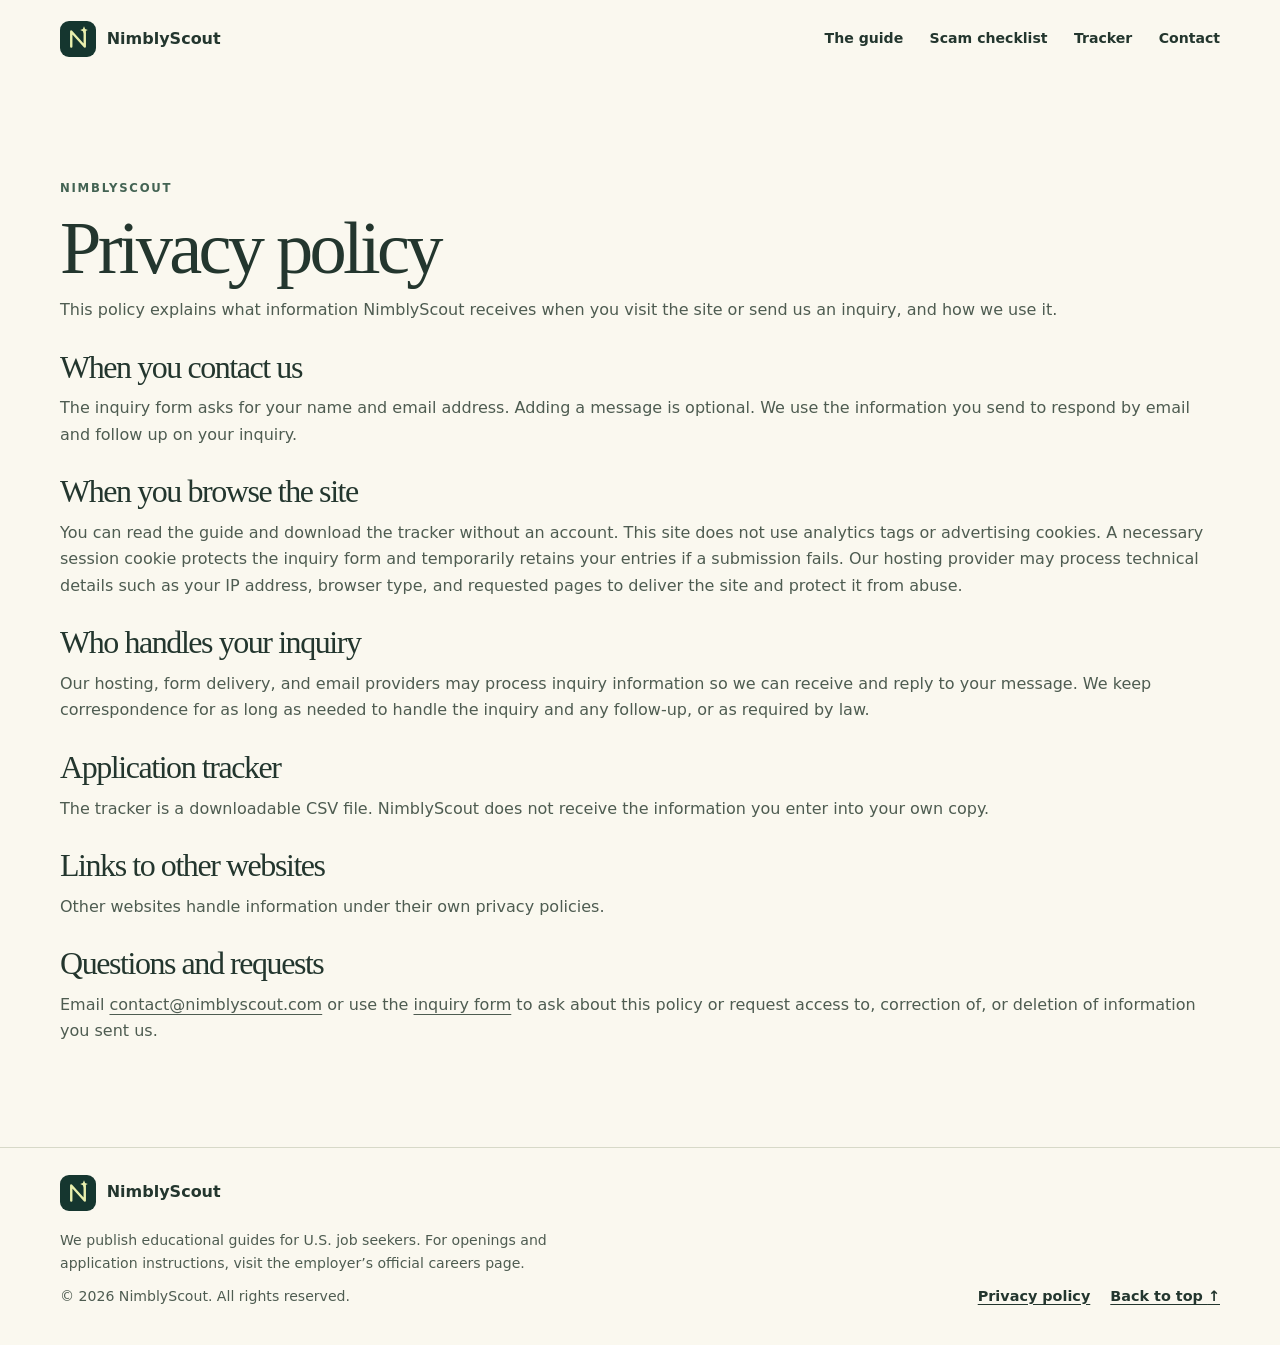
<file: privacy-policy/index.html>
<!doctype html>
<html lang="en-US">
<head>
  <meta charset="utf-8">
  <meta name="viewport" content="width=device-width, initial-scale=1">
  <meta name="description" content="How NimblyScout handles information when you visit the site or send an inquiry.">
  <meta name="theme-color" content="#15362f">
  <title>Privacy Policy | NimblyScout</title>
  <link rel="icon" href="../icon.svg" type="image/svg+xml">
  <link rel="stylesheet" href="../us-s-style.css">
</head>
<body>
  <a class="skip-link" href="#main">Skip to content</a>
  <header class="site-header">
    <div class="wrap header-inner">
      <a class="brand" href="../index.php#main">
        <img src="../icon.svg" width="36" height="36" alt="">
        NimblyScout
      </a>
      <nav aria-label="Main navigation">
        <a href="../index.php#guide">The guide</a>
        <a href="../index.php#scam-checklist">Scam checklist</a>
        <a href="../index.php#tracker">Tracker</a>
        <a href="../index.php#contact">Contact</a>
      </nav>
    </div>
  </header>
  <main class="wrap section" id="main">
    <article class="document">
      <p class="eyebrow">NimblyScout</p>
      <h1>Privacy policy</h1>
      <p>This policy explains what information NimblyScout receives when you visit the site or send us an inquiry, and how we use it.</p>
      <h2>When you contact us</h2>
      <p>The inquiry form asks for your name and email address. Adding a message is optional. We use the information you send to respond by email and follow up on your inquiry.</p>
      <h2>When you browse the site</h2>
      <p>You can read the guide and download the tracker without an account. This site does not use analytics tags or advertising cookies. A necessary session cookie protects the inquiry form and temporarily retains your entries if a submission fails. Our hosting provider may process technical details such as your IP address, browser type, and requested pages to deliver the site and protect it from abuse.</p>
      <h2>Who handles your inquiry</h2>
      <p>Our hosting, form delivery, and email providers may process inquiry information so we can receive and reply to your message. We keep correspondence for as long as needed to handle the inquiry and any follow-up, or as required by law.</p>
      <h2>Application tracker</h2>
      <p>The tracker is a downloadable CSV file. NimblyScout does not receive the information you enter into your own copy.</p>
      <h2>Links to other websites</h2>
      <p>Other websites handle information under their own privacy policies.</p>
      <h2>Questions and requests</h2>
      <p>Email <a href="mailto:contact@nimblyscout.com">contact@nimblyscout.com</a> or use the <a href="../index.php#contact">inquiry form</a> to ask about this policy or request access to, correction of, or deletion of information you sent us.</p>
    </article>
  </main>
  <footer class="site-footer" id="about">
    <div class="wrap footer-inner">
      <div>
        <a class="brand" href="../index.php#main">
          <img src="../icon.svg" width="36" height="36" alt="">
          NimblyScout
        </a>
        <p>We publish educational guides for U.S. job seekers. For openings and application instructions, visit the employer’s official careers page.</p>
      </div>
      <div class="footer-bottom">
        <p>© 2026 NimblyScout. All rights reserved.</p>
        <div class="footer-links">
          <a class="plain-link" href="./" aria-current="page">Privacy policy</a>
          <a class="plain-link" href="#main">Back to top <span aria-hidden="true">↑</span></a>
        </div>
      </div>
    </div>
  </footer>
</body>
</html>
</file>
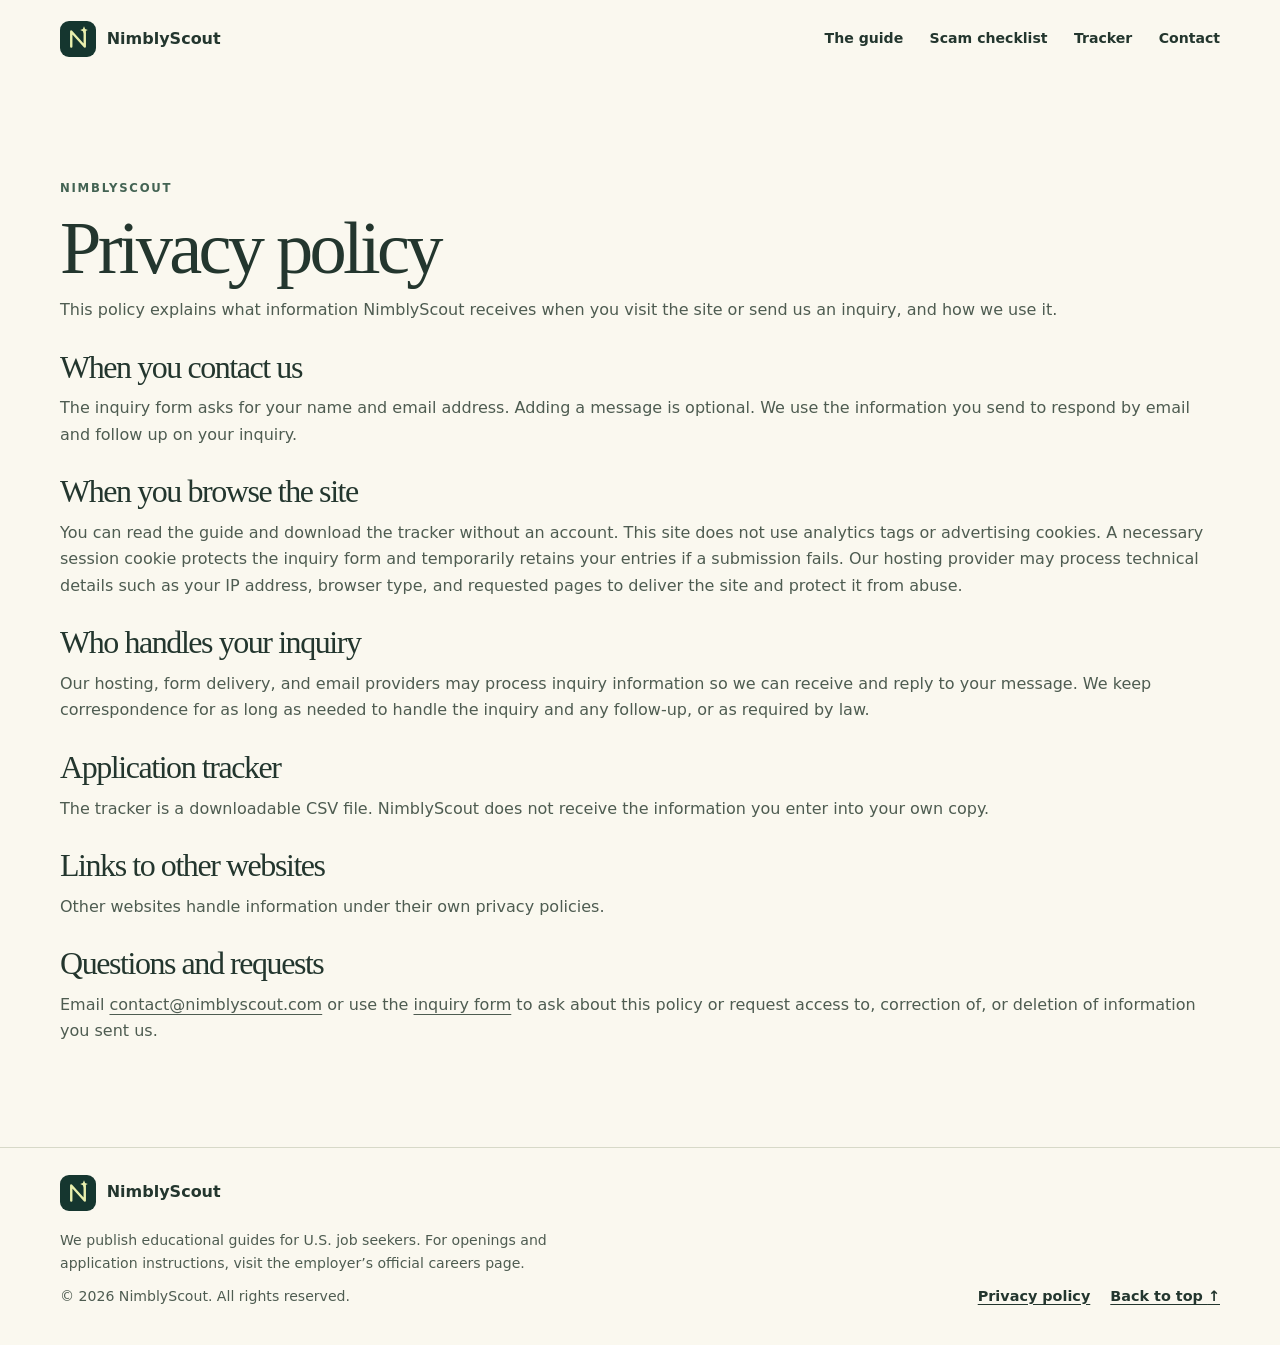
<file: privacy/index.html>
<!doctype html>
<html lang="en-US">
<head>
  <meta charset="utf-8">
  <meta name="viewport" content="width=device-width, initial-scale=1">
  <meta name="description" content="How NimblyScout handles information when you visit the site or send an inquiry.">
  <meta name="theme-color" content="#15362f">
  <title>Privacy Policy | NimblyScout</title>
  <link rel="icon" href="../icon.svg" type="image/svg+xml">
  <link rel="stylesheet" href="../us-s-style.css">
</head>
<body>
  <a class="skip-link" href="#main">Skip to content</a>
  <header class="site-header">
    <div class="wrap header-inner">
      <a class="brand" href="../index.php#main">
        <img src="../icon.svg" width="36" height="36" alt="">
        NimblyScout
      </a>
      <nav aria-label="Main navigation">
        <a href="../index.php#guide">The guide</a>
        <a href="../index.php#scam-checklist">Scam checklist</a>
        <a href="../index.php#tracker">Tracker</a>
        <a href="../index.php#contact">Contact</a>
      </nav>
    </div>
  </header>
  <main class="wrap section" id="main">
    <article class="document">
      <p class="eyebrow">NimblyScout</p>
      <h1>Privacy policy</h1>
      <p>This policy explains what information NimblyScout receives when you visit the site or send us an inquiry, and how we use it.</p>
      <h2>When you contact us</h2>
      <p>The inquiry form asks for your name and email address. Adding a message is optional. We use the information you send to respond by email and follow up on your inquiry.</p>
      <h2>When you browse the site</h2>
      <p>You can read the guide and download the tracker without an account. This site does not use analytics tags or advertising cookies. A necessary session cookie protects the inquiry form and temporarily retains your entries if a submission fails. Our hosting provider may process technical details such as your IP address, browser type, and requested pages to deliver the site and protect it from abuse.</p>
      <h2>Who handles your inquiry</h2>
      <p>Our hosting, form delivery, and email providers may process inquiry information so we can receive and reply to your message. We keep correspondence for as long as needed to handle the inquiry and any follow-up, or as required by law.</p>
      <h2>Application tracker</h2>
      <p>The tracker is a downloadable CSV file. NimblyScout does not receive the information you enter into your own copy.</p>
      <h2>Links to other websites</h2>
      <p>Other websites handle information under their own privacy policies.</p>
      <h2>Questions and requests</h2>
      <p>Email <a href="mailto:contact@nimblyscout.com">contact@nimblyscout.com</a> or use the <a href="../index.php#contact">inquiry form</a> to ask about this policy or request access to, correction of, or deletion of information you sent us.</p>
    </article>
  </main>
  <footer class="site-footer" id="about">
    <div class="wrap footer-inner">
      <div>
        <a class="brand" href="../index.php#main">
          <img src="../icon.svg" width="36" height="36" alt="">
          NimblyScout
        </a>
        <p>We publish educational guides for U.S. job seekers. For openings and application instructions, visit the employer’s official careers page.</p>
      </div>
      <div class="footer-bottom">
        <p>© 2026 NimblyScout. All rights reserved.</p>
        <div class="footer-links">
          <a class="plain-link" href="index.html" aria-current="page">Privacy policy</a>
          <a class="plain-link" href="#main">Back to top <span aria-hidden="true">↑</span></a>
        </div>
      </div>
    </div>
  </footer>
</body>
</html>
</file>
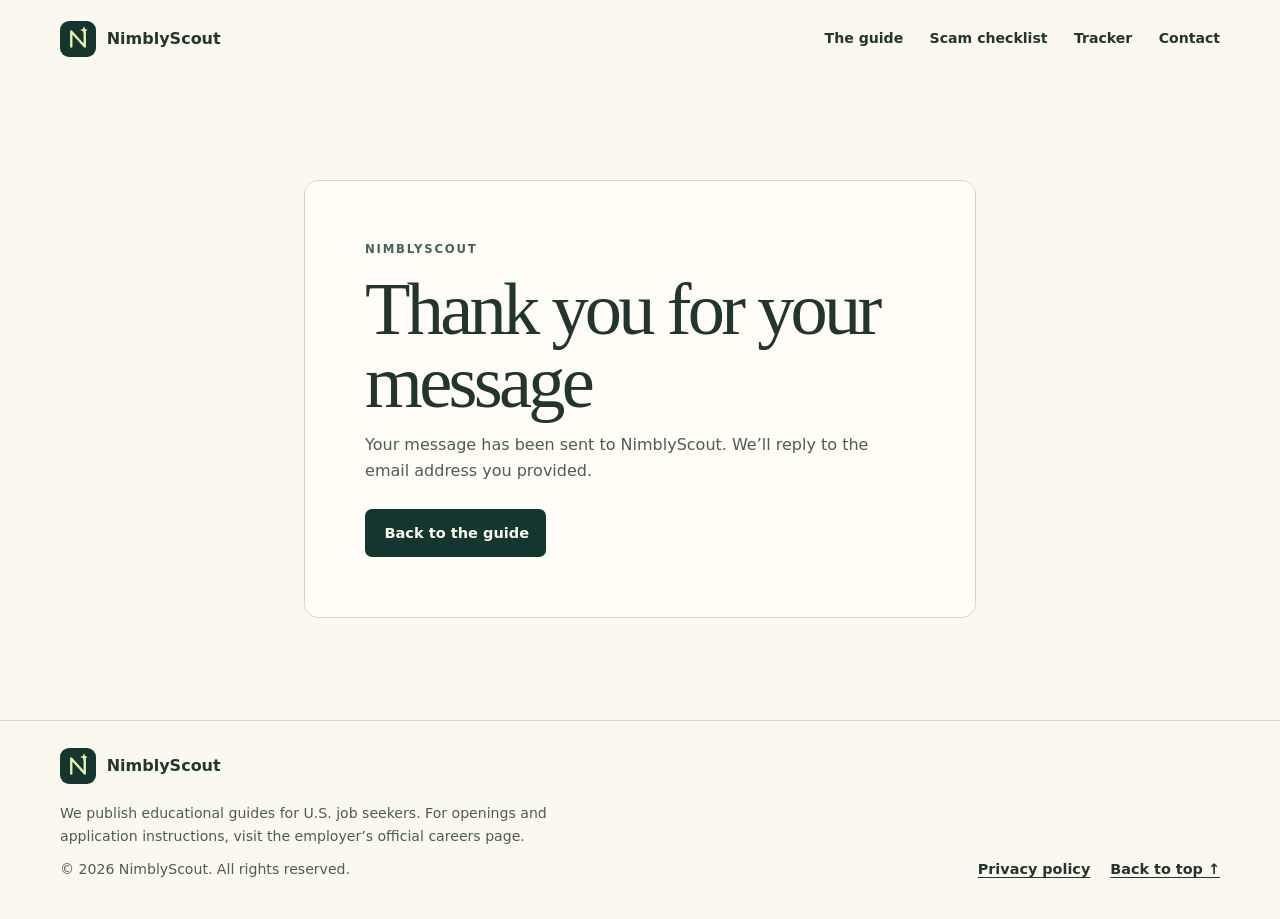
<file: thank-you/index.html>
<!doctype html>
<html lang="en-US">
<head>
  <meta charset="utf-8">
  <meta name="viewport" content="width=device-width, initial-scale=1">
  <meta name="robots" content="noindex">
  <meta name="theme-color" content="#15362f">
  <title>Thank You | NimblyScout</title>
  <link rel="icon" href="../icon.svg" type="image/svg+xml">
  <link rel="stylesheet" href="../us-s-style.css">
</head>
<body>
  <a class="skip-link" href="#main">Skip to content</a>
  <header class="site-header">
    <div class="wrap header-inner">
      <a class="brand" href="../index.php#main">
        <img src="../icon.svg" width="36" height="36" alt="">
        NimblyScout
      </a>
      <nav aria-label="Main navigation">
        <a href="../index.php#guide">The guide</a>
        <a href="../index.php#scam-checklist">Scam checklist</a>
        <a href="../index.php#tracker">Tracker</a>
        <a href="../index.php#contact">Contact</a>
      </nav>
    </div>
  </header>
  <main class="wrap section" id="main">
    <div class="document confirmation">
      <p class="eyebrow">NimblyScout</p>
      <h1>Thank you for your message</h1>
      <p>Your message has been sent to NimblyScout. We’ll reply to the email address you provided.</p>
      <a class="button button-dark" href="../index.php">Back to the guide</a>
    </div>
  </main>
  <footer class="site-footer" id="about">
    <div class="wrap footer-inner">
      <div>
        <a class="brand" href="../index.php#main">
          <img src="../icon.svg" width="36" height="36" alt="">
          NimblyScout
        </a>
        <p>We publish educational guides for U.S. job seekers. For openings and application instructions, visit the employer’s official careers page.</p>
      </div>
      <div class="footer-bottom">
        <p>© 2026 NimblyScout. All rights reserved.</p>
        <div class="footer-links">
          <a class="plain-link" href="../privacy-policy/">Privacy policy</a>
          <a class="plain-link" href="#main">Back to top <span aria-hidden="true">↑</span></a>
        </div>
      </div>
    </div>
  </footer>
</body>
</html>
</file>
<file: us-s-style.css>
:root {
  color-scheme: light;
  --paper: #faf8ef;
  --ink: #23362e;
  --muted: #4e5c51;
  --forest: #15362f;
  --lime: #e9efad;
  --line: #d7d9c8;
  --serif: Georgia, "Times New Roman", serif;
}

* { box-sizing: border-box; }
body {
  margin: 0;
  background: var(--paper);
  color: var(--ink);
  font: 1rem/1.65 system-ui, sans-serif;
}
img { display: block; }
a { color: inherit; text-underline-offset: .24em; }
a:focus-visible { outline: 3px solid currentColor; outline-offset: 5px; }
h1, h2, h3, p, figure { margin: 0; }
h1, h2, h3 { font-family: var(--serif); font-weight: 400; text-wrap: balance; }
h1 { font-size: clamp(2.85rem, 5.8vw, 5.35rem); line-height: .99; letter-spacing: -.05em; max-width: 11ch; }
h2 { font-size: clamp(2.35rem, 4.5vw, 4.25rem); line-height: 1.02; letter-spacing: -.045em; }
h3 { font-size: clamp(1.58rem, 2.3vw, 2.05rem); line-height: 1.12; letter-spacing: -.03em; }
.wrap { width: min(1160px, calc(100% - 96px)); margin-inline: auto; }
.section { padding-block: clamp(3.75rem, 8vw, 7rem); }
.eyebrow {
  font-size: .73rem;
  font-weight: 750;
  letter-spacing: .15em;
  line-height: 1.5;
  text-transform: uppercase;
}
.skip-link {
  position: absolute;
  z-index: 5;
  inset: .65rem auto auto .65rem;
  padding: .6rem 1rem;
  background: var(--paper);
  transform: translateY(-160%);
}
.skip-link:focus { transform: none; }
.header-inner { display: flex; align-items: center; justify-content: space-between; gap: 1rem 2rem; min-height: 78px; }
.brand { display: inline-flex; gap: .35em; align-items: center; font-size: 1rem; font-weight: 800; text-decoration: none; white-space: nowrap; }
.brand img { margin-right: .32em; }
.brand span { font-weight: 550; }
nav { display: flex; flex-wrap: wrap; gap: .2rem 1.65rem; }
nav a { padding-block: .5rem; font-size: .88rem; font-weight: 680; text-decoration: none; }
nav a:hover { text-decoration: underline; }

.hero { background: var(--forest); color: var(--paper); overflow: hidden; }
.hero-grid {
  display: grid;
  grid-template-columns: 1.3fr 1fr;
  align-items: center;
  gap: clamp(2rem, 6vw, 6rem);
  min-height: 570px;
  padding-block: clamp(3.5rem, 8vw, 7.25rem);
}
.hero-copy { min-width: 0; }
.hero-kicker { display: flex; align-items: center; gap: .65rem; margin-bottom: 1.25rem; color: var(--lime); }
.hero-kicker span { width: 8px; height: 8px; border-radius: 50%; background: currentColor; flex: none; }
.intro { max-width: 42ch; margin-top: 1.4rem; color: #eef0dd; font-size: clamp(1.02rem, 1.6vw, 1.19rem); }
.hero-actions { display: flex; flex-wrap: wrap; align-items: center; gap: .95rem 1.4rem; margin-top: 1.9rem; }
.button {
  display: inline-flex;
  align-items: center;
  justify-content: space-between;
  gap: .9rem;
  width: fit-content;
  min-height: 48px;
  padding: .7rem 1rem .7rem 1.15rem;
  border: 1px solid transparent;
  border-radius: 7px;
  font-weight: 750;
  font-size: .91rem;
  text-decoration: none;
}
.button-light { color: var(--forest); background: var(--lime); }
.button-light:hover { background: #f4f7ce; }
.hero .button:focus-visible { outline-color: var(--paper); }
.button-dark { color: var(--paper); background: var(--forest); }
.button-dark:hover { background: #254b3e; }
.tracker .button:focus-visible { outline-color: var(--forest); }
.plain-link { display: inline-block; padding-block: .32rem; font-weight: 720; font-size: .9rem; }
.plain-link:hover { text-decoration-thickness: .14em; }

.art {
  position: relative;
  isolation: isolate;
  display: grid;
  place-items: center;
  align-self: stretch;
  min-height: 360px;
  border: 1px solid #416257;
  border-radius: 14px;
  background: radial-gradient(ellipse at 50% 43%, #355449, #203e35 70%);
}
.art::before {
  position: absolute;
  inset: 0;
  z-index: -1;
  border-radius: inherit;
  background-image: radial-gradient(#819183 1px, transparent 1px);
  background-size: 17px 17px;
  opacity: .34;
  content: "";
}
.art-sheet { grid-area: 1 / 1; width: min(73%, 285px); min-height: 251px; border-radius: 8px; }
.art-sheet-back { transform: translate(8%, -4%) rotate(10deg); background: #b4c6a0; border: 1px solid #d5dfbb; }
.art-sheet-front {
  position: relative;
  padding: 17px clamp(13px, 2vw, 23px) 19px;
  background: #f6edce;
  color: #254337;
  box-shadow: 0 12px 26px #122d2590;
  transform: translate(-3%, -2%) rotate(-7deg);
}
.art-top { display: flex; justify-content: space-between; border-bottom: 1px solid #b8bb9e; padding-bottom: 7px; }
.art-top, .art-row span:first-child { font: 700 .68rem/1.3 ui-monospace, monospace; letter-spacing: .09em; }
.art-title { display: block; margin-block: 13px 14px; font: 400 clamp(1.58rem, 3.2vw, 2.6rem)/.98 var(--serif); letter-spacing: -.04em; }
.art-row { display: grid; grid-template-columns: 1.7rem 1fr auto; gap: .1rem; align-items: center; border-top: 1px solid #b8bb9e; padding-block: .38rem; font-size: .74rem; line-height: 1.25; }
.art-row b { color: #2f614d; }
.art-stamp {
  position: absolute;
  inset: 12% 8% auto auto;
  display: grid;
  place-items: center;
  width: 55px;
  aspect-ratio: 1;
  border: 1px solid #e9efad;
  border-radius: 50%;
  background: #dce59b;
  color: var(--forest);
  font-size: 1.85rem;
  transform: rotate(12deg);
}

.section-intro { max-width: 600px; }
.section-intro .eyebrow { margin-bottom: .85rem; color: #436353; }
.section-intro > p:not(.eyebrow) { max-width: 49ch; margin-top: .9rem; color: var(--muted); }
.steps {
  display: grid;
  grid-template-columns: 1fr 1.08fr 1fr;
  margin-top: 2.25rem;
  border: 1px solid var(--line);
  border-radius: 12px;
  overflow: hidden;
  background: #fffdf6;
}
.step { min-width: 0; padding: clamp(1.25rem, 3vw, 2rem); }
.step + .step { border-left: 1px solid var(--line); }
.step-number { width: fit-content; margin-bottom: 1.1rem; padding: .22rem .57rem; border-radius: 4px; background: #e5e9ce; color: #294337; font: 700 .79rem/1.4 ui-monospace, monospace; }
.step > p:not(.step-number) { margin-top: .88rem; color: var(--muted); }
.query-list, .details-list { display: grid; gap: .4rem; margin: .85rem 0 0; padding-left: 1.1rem; }
.query-list { list-style: none; padding-left: 0; }
.query-list li { padding: .38rem .55rem; border-radius: 4px; background: #eeefdf; font-size: .82rem; overflow-wrap: anywhere; }
.details-list li { color: var(--muted); }
.details-list strong { color: var(--ink); }

.safety { background: #e9edcf; }
.safety-grid, .tracker, .contact-grid { display: grid; grid-template-columns: 1fr 1fr; gap: clamp(2rem, 7vw, 7rem); align-items: start; }
.safety .plain-link { margin-top: 1rem; }
.checklist { margin: 0; padding: 0 0 0 1.65rem; }
.checklist li { padding: 1rem 0 1rem .45rem; border-bottom: 1px solid #bac6a5; }
.checklist li::marker { color: #436353; font-size: .88rem; font-weight: 800; }
.tracker .button { margin-top: 1.25rem; }
.tracker-preview { align-self: center; padding: 1.45rem 1.6rem; background: #fffdf6; border: 1px solid var(--line); border-radius: 12px; }
.tracker-preview dl { margin: .85rem 0 0; }
.tracker-preview dl div { display: grid; grid-template-columns: 1fr 1.65fr; gap: .3rem 1rem; padding-block: .68rem; border-top: 1px solid var(--line); }
.tracker-preview dt { font-weight: 730; }
.tracker-preview dd { margin: 0; color: var(--muted); }
.contact { background: #eeefdf; }
.contact-grid { grid-template-columns: minmax(0, 1.05fr) minmax(0, 1fr); align-items: end; }
.contact-grid .section-intro > p:not(.eyebrow) { max-width: none; }
.contact-photo { width: 100%; height: auto; margin-top: 1.5rem; border-radius: 8px; }
.contact-form { min-width: 0; padding: clamp(1.25rem, 4vw, 2rem); border: 1px solid var(--line); border-radius: 12px; background: #fffdf6; }
.contact-form fieldset { display: grid; gap: .95rem; min-width: 0; margin: 0; padding: 0; border: 0; }
.contact-field { display: grid; gap: .3rem; }
.contact-field label { font-size: .9rem; font-weight: 730; }
.contact-field label span { color: var(--muted); font-size: .82rem; font-weight: 400; }
.contact-field input, .contact-field textarea { width: 100%; min-height: 44px; padding: .6rem .75rem; border: 1px solid #829677; border-radius: 6px; background: #fff; color: var(--ink); font: inherit; }
.contact-field textarea { resize: vertical; }
.contact-form .button { cursor: pointer; }
.form-trap { display: none; }
.form-errors { padding: 1rem; margin-bottom: 1rem; border: 1px solid #91452f; border-radius: 6px; color: #743522; background: #fff5ee; }
.form-errors ul { margin: .5rem 0 0; padding-left: 1.2rem; }
.contact-field input:focus-visible, .contact-field textarea:focus-visible, .contact-form button:focus-visible { outline: 3px solid var(--forest); outline-offset: 3px; }
.site-footer { border-top: 1px solid var(--line); }
.footer-inner { padding-block: 1.65rem 2rem; }
.site-footer p { margin-top: .6rem; color: var(--muted); max-width: 62ch; font-size: .88rem; }
.footer-bottom { display: flex; align-items: baseline; justify-content: space-between; flex-wrap: wrap; gap: .25rem 1.25rem; }
.footer-links { display: flex; flex-wrap: wrap; gap: .25rem 1.25rem; }

.document .eyebrow { margin-bottom: .85rem; color: #436353; }
.document h1 { max-width: none; font-size: clamp(2.75rem, 7vw, 4.65rem); text-wrap: wrap; }
.document h2 { margin-top: 1.7rem; font-size: clamp(1.5rem, 3.5vw, 2rem); text-wrap: wrap; }
.document p:not(.eyebrow) { margin-top: .75rem; color: var(--muted); }
.confirmation { max-width: 66ch; margin-inline: auto; padding: clamp(1.5rem, 6vw, 3.75rem); border: 1px solid var(--line); border-radius: 14px; background: #fffdf6; }
.confirmation .button { margin-top: 1.5rem; }

@media (max-width: 920px) {
  .wrap { width: calc(100% - 64px); }
  .hero-grid { grid-template-columns: 1.12fr 1fr; gap: 2rem; min-height: auto; }
  .art { min-height: 345px; }
  .art-stamp { width: 43px; font-size: 1.45rem; }
  .steps { grid-template-columns: 1fr; }
  .step + .step { border-left: 0; border-top: 1px solid var(--line); }
  .step { padding: 1.65rem; }
}
@media (max-width: 670px) {
  .wrap { width: calc(100% - 36px); }
  .header-inner { flex-wrap: wrap; gap: .45rem; padding-block: .75rem; }
  nav { gap: .1rem 1.1rem; }
  .hero-grid, .safety-grid, .tracker, .contact-grid { grid-template-columns: 1fr; }
  .hero-grid { padding-block: 3rem 2rem; }
  .art { min-height: 345px; }
  .art-stamp { right: 12%; }
}
@media (max-width: 360px) {
  .art { min-height: 320px; }
  .art-sheet { width: 76%; }
  .tracker-preview dl div { grid-template-columns: 1fr; }
}
</file>
